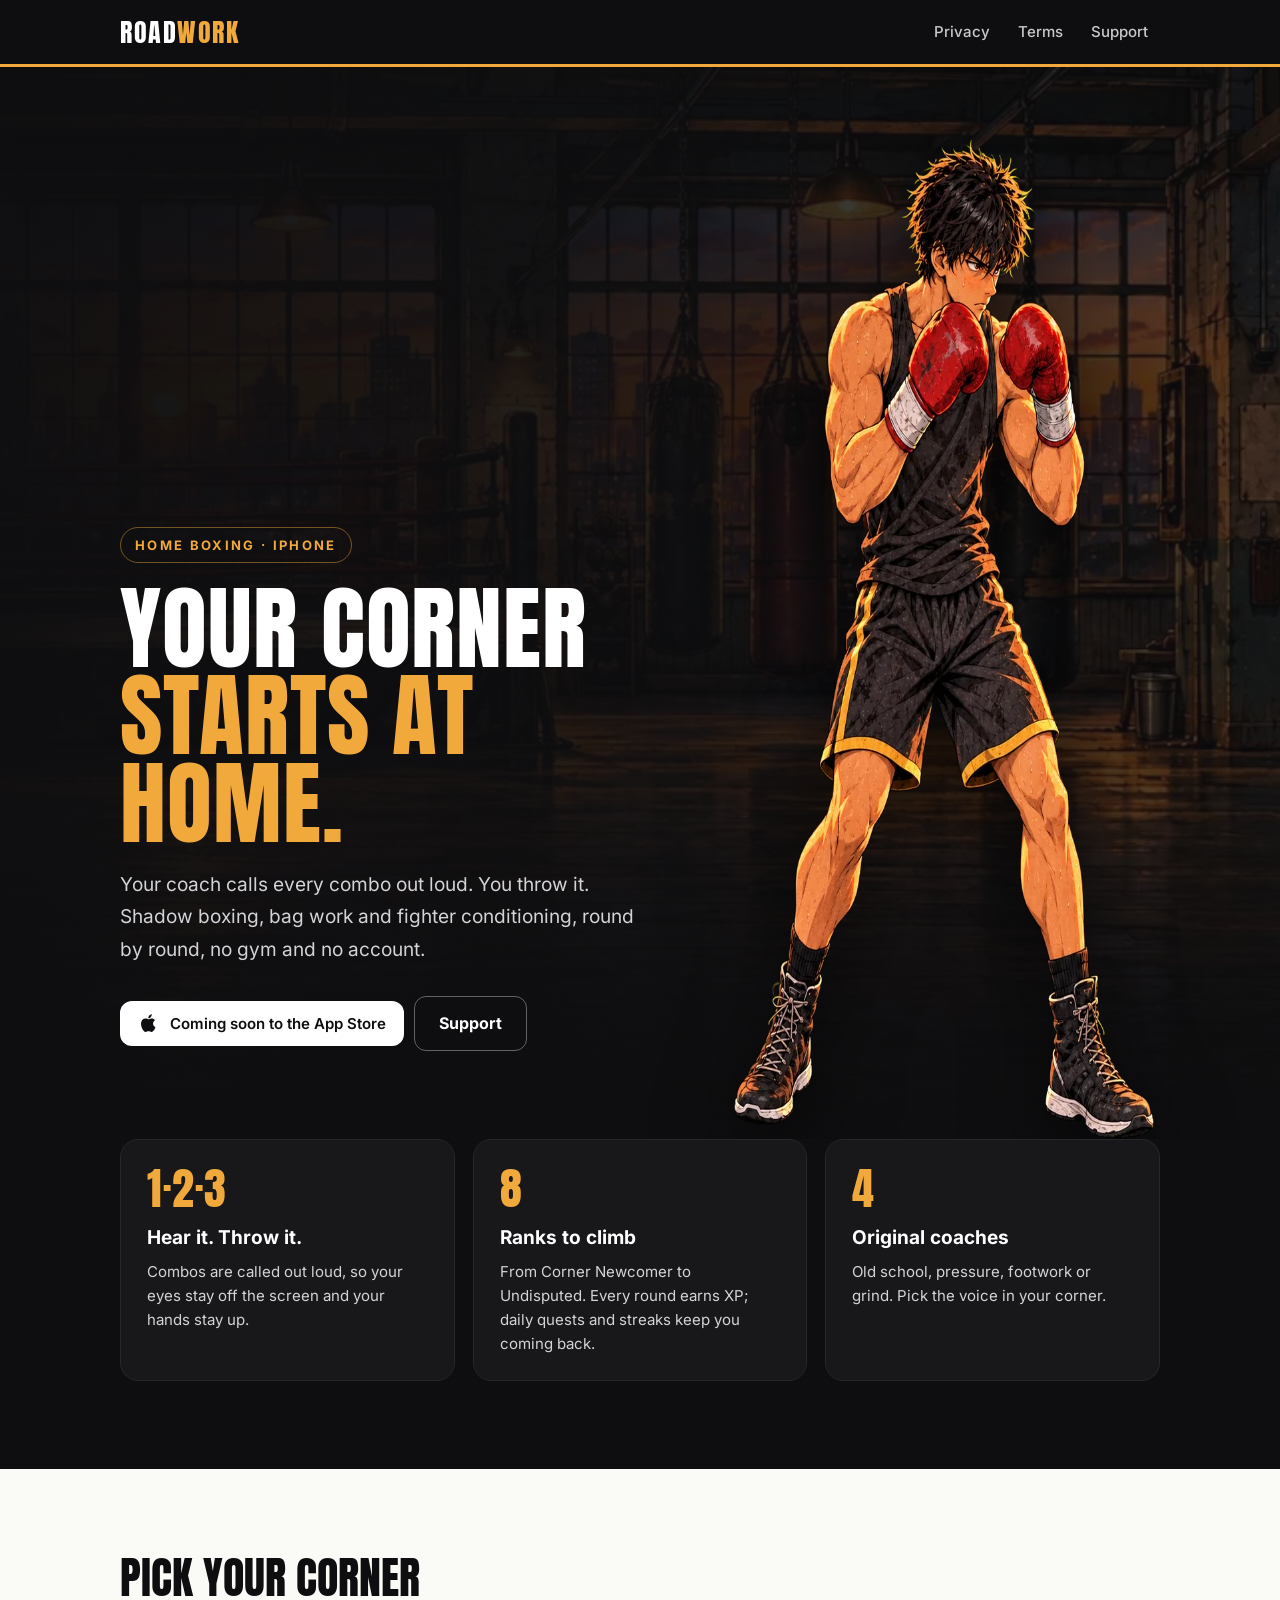
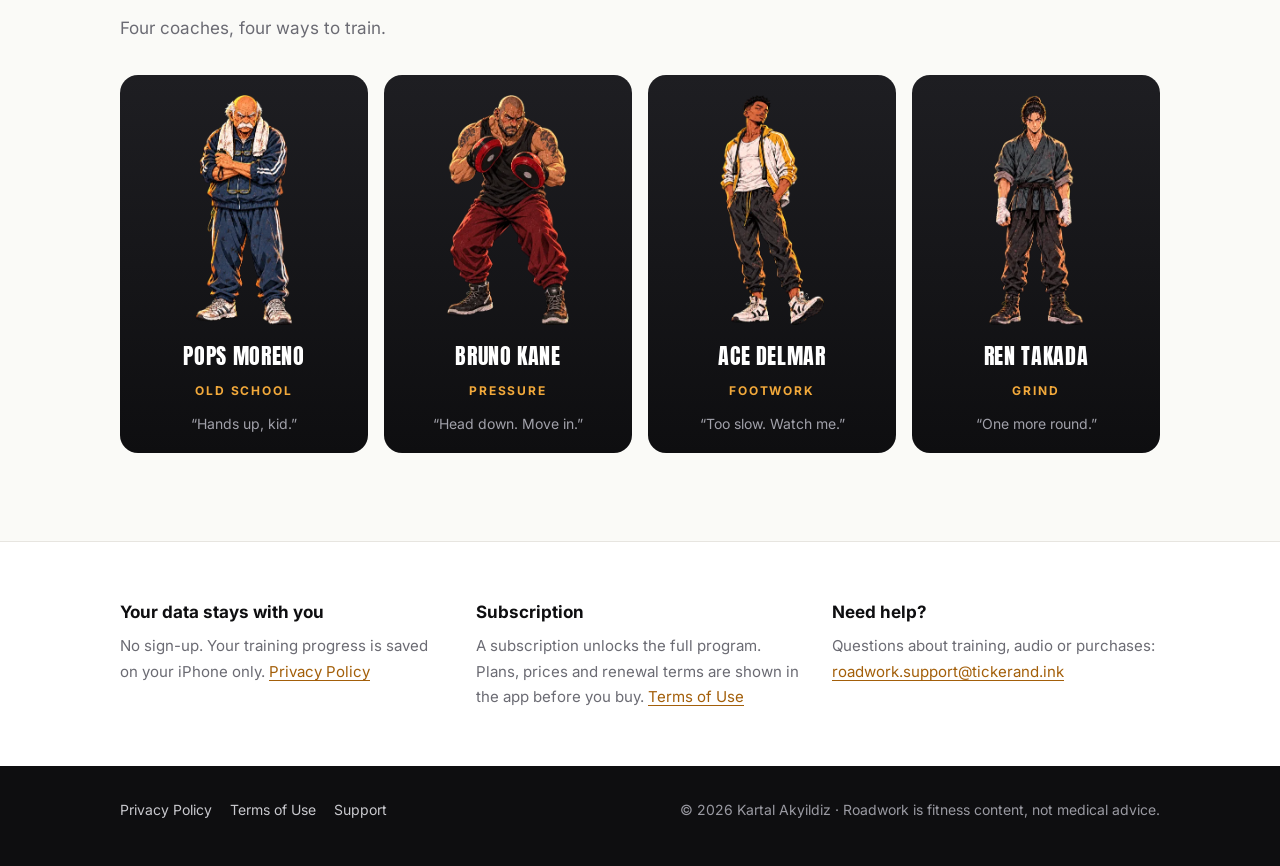
<file: index.html>
<!doctype html>
<html lang="en">
<head>
<meta charset="utf-8">
<meta name="viewport" content="width=device-width, initial-scale=1">
<title>Roadwork: Home Boxing Workout</title>
<meta name="description" content="Roadwork is a voice-called home boxing workout for iPhone. Shadow boxing, combos called out loud, ranks to climb and four original coaches. No account required.">
<meta name="theme-color" content="#0E0E10">
<link rel="canonical" href="https://kartalakyildiz.github.io/roadwork-site/">
<meta property="og:type" content="website">
<meta property="og:site_name" content="Roadwork">
<meta property="og:title" content="Roadwork: Home Boxing Workout">
<meta property="og:description" content="A voice-called home boxing workout for iPhone. Combos called out loud, ranks to climb, four original coaches. No account required.">
<meta property="og:url" content="https://kartalakyildiz.github.io/roadwork-site/">
<meta property="og:image" content="https://kartalakyildiz.github.io/roadwork-site/img/og.png">
<meta property="og:image:width" content="1200">
<meta property="og:image:height" content="630">
<meta property="og:image:alt" content="Roadwork: Your corner starts at home. A boxer in guard stance in a dim gym.">
<meta name="twitter:card" content="summary_large_image">
<meta name="twitter:title" content="Roadwork: Home Boxing Workout">
<meta name="twitter:description" content="A voice-called home boxing workout for iPhone. Combos called out loud, ranks to climb, four original coaches. No account required.">
<meta name="twitter:image" content="https://kartalakyildiz.github.io/roadwork-site/img/og.png">
<link rel="stylesheet" href="style.css">
</head>
<body>
<header class="site"><div class="wrap">
  <a class="brand" href="index.html">Road<span>work</span></a>
  <nav aria-label="Main">
    <a href="privacy.html">Privacy</a>
    <a href="terms.html">Terms</a>
    <a href="support.html">Support</a>
  </nav>
</div></header>

<section class="hero"><div class="wrap">
  <div class="copy">
    <span class="eyebrow">Home boxing &middot; iPhone</span>
    <h1>Your corner<br><em>starts at home.</em></h1>
    <p>Your coach calls every combo out loud. You throw it. Shadow boxing, bag work and fighter conditioning, round by round, no gym and no account.</p>
    <div class="actions"><span class="soon"><svg viewBox="0 0 24 24" aria-hidden="true"><path fill="currentColor" d="M16.4 12.6c0-2.4 2-3.6 2.1-3.7-1.1-1.7-2.9-1.9-3.5-1.9-1.5-.2-2.9.9-3.7.9-.8 0-1.9-.9-3.2-.8-1.6 0-3.1 1-4 2.4-1.7 3-.4 7.4 1.2 9.8.8 1.2 1.8 2.5 3 2.4 1.2 0 1.7-.8 3.2-.8s1.9.8 3.2.8c1.3 0 2.2-1.2 3-2.4.9-1.4 1.3-2.7 1.3-2.8 0 0-2.6-1-2.6-3.9zM14 5.5c.7-.8 1.1-1.9 1-3-1 0-2.1.7-2.8 1.5-.6.7-1.2 1.8-1 2.9 1.1.1 2.1-.6 2.8-1.4z"/></svg>Coming soon to the App Store</span>
    <a class="btn ghost" href="support.html">Support</a></div>
  </div>
  <img class="fighter" src="img/fighter.webp" alt="Roadwork fighter in guard stance" width="467" height="1000">
</div></section>

<section class="features"><div class="wrap">
  <div class="feat"><div class="num">1&middot;2&middot;3</div><h3>Hear it. Throw it.</h3><p>Combos are called out loud, so your eyes stay off the screen and your hands stay up.</p></div>
  <div class="feat"><div class="num">8</div><h3>Ranks to climb</h3><p>From Corner Newcomer to Undisputed. Every round earns XP; daily quests and streaks keep you coming back.</p></div>
  <div class="feat"><div class="num">4</div><h3>Original coaches</h3><p>Old school, pressure, footwork or grind. Pick the voice in your corner.</p></div>
</div></section>

<section class="coaches"><div class="wrap">
  <h2>Pick your corner</h2>
  <p>Four coaches, four ways to train.</p>
  <div class="roster">
    <div class="coach"><img src="img/coach-pops.webp" alt="Pops Moreno" loading="lazy"><b>Pops Moreno</b><span>OLD SCHOOL</span><i>“Hands up, kid.”</i></div>
    <div class="coach"><img src="img/coach-bruno.webp" alt="Bruno Kane" loading="lazy"><b>Bruno Kane</b><span>PRESSURE</span><i>“Head down. Move in.”</i></div>
    <div class="coach"><img src="img/coach-ace.webp" alt="Ace Delmar" loading="lazy"><b>Ace Delmar</b><span>FOOTWORK</span><i>“Too slow. Watch me.”</i></div>
    <div class="coach"><img src="img/coach-ren.webp" alt="Ren Takada" loading="lazy"><b>Ren Takada</b><span>GRIND</span><i>“One more round.”</i></div>
  </div>
</div></section>

<section class="strip"><div class="wrap">
  <div><h3>Your data stays with you</h3><p>No sign-up. Your training progress is saved on your iPhone only. <a href="privacy.html">Privacy Policy</a></p></div>
  <div><h3>Subscription</h3><p>A subscription unlocks the full program. Plans, prices and renewal terms are shown in the app before you buy. <a href="terms.html">Terms of Use</a></p></div>
  <div><h3>Need help?</h3><p>Questions about training, audio or purchases: <a href="mailto:roadwork.support@tickerand.ink">roadwork.support@tickerand.ink</a></p></div>
</div></section>

<footer class="site"><div class="wrap">
  <div><a href="privacy.html">Privacy Policy</a><a href="terms.html">Terms of Use</a><a href="support.html">Support</a></div>
  <div>&copy; 2026 Kartal Akyildiz &middot; Roadwork is fitness content, not medical advice.</div>
</div></footer>
</body>
</html>
</file>
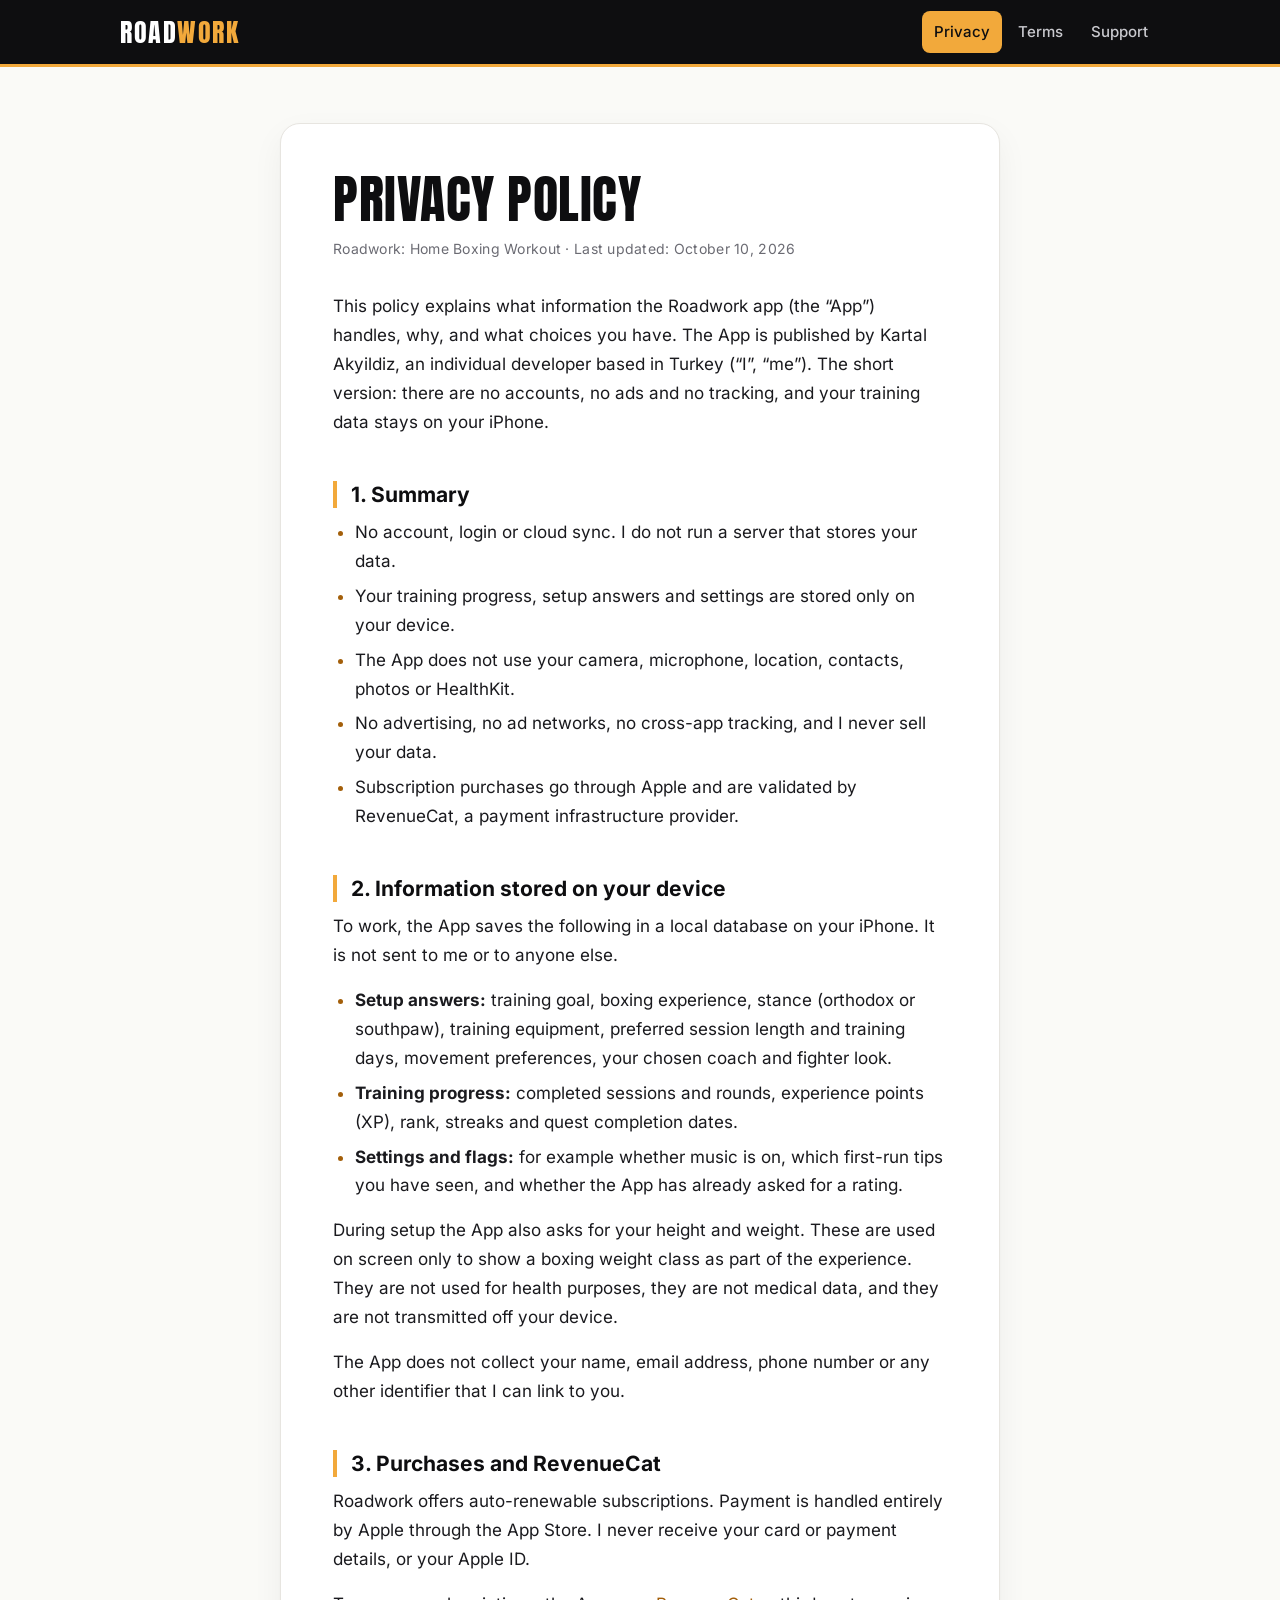
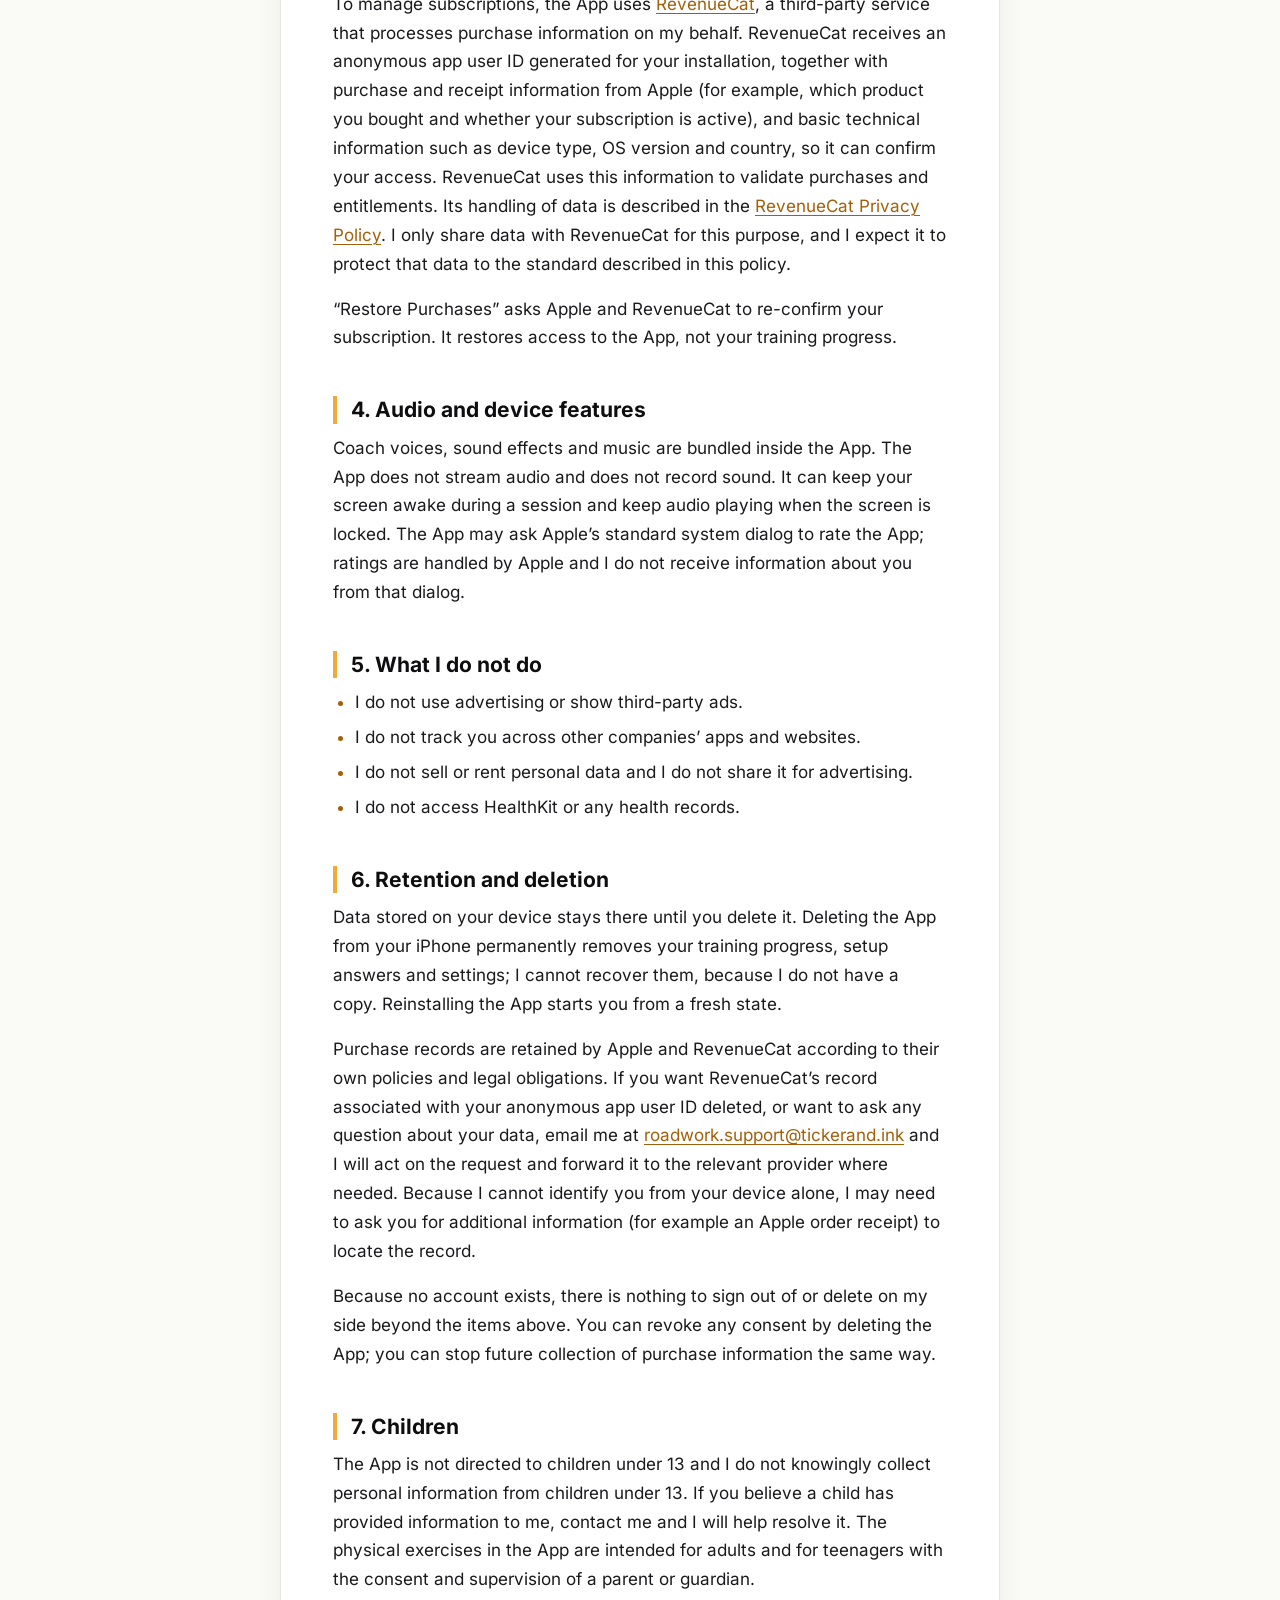
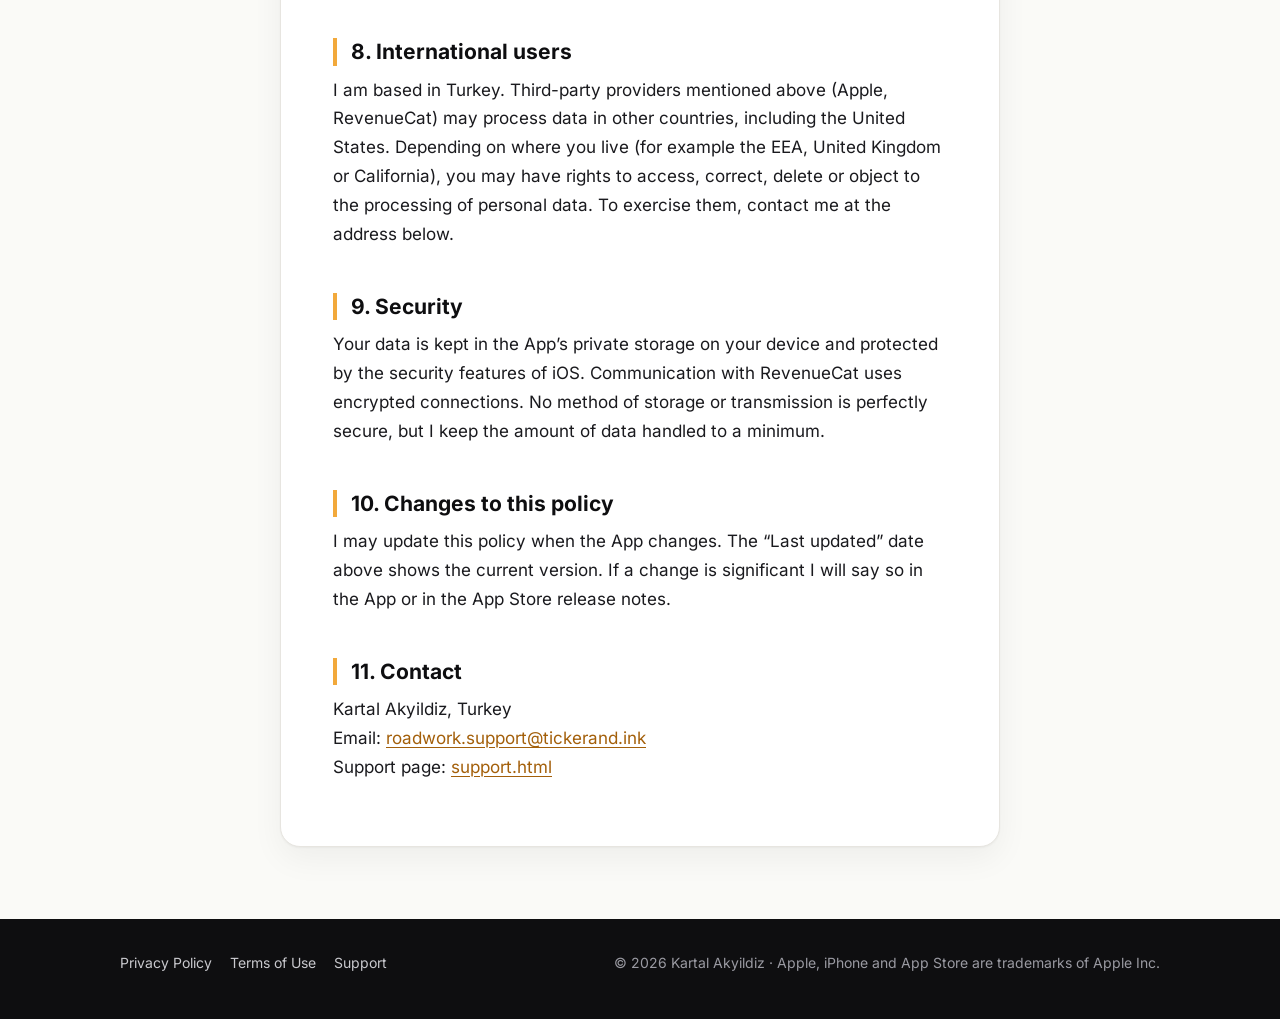
<file: privacy.html>
<!doctype html>
<html lang="en">
<head>
<meta charset="utf-8">
<meta name="viewport" content="width=device-width, initial-scale=1">
<title>Privacy Policy - Roadwork: Home Boxing Workout</title>
<meta name="description" content="Privacy Policy for Roadwork: Home Boxing Workout. No account, no tracking, no ads. Your training data stays on your device.">
<meta name="theme-color" content="#0E0E10">
<link rel="stylesheet" href="style.css">
</head>
<body>
<header class="site"><div class="wrap">
  <a class="brand" href="index.html">Road<span>work</span></a>
  <nav aria-label="Main">
    <a href="privacy.html" aria-current="page">Privacy</a>
    <a href="terms.html">Terms</a>
    <a href="support.html">Support</a>
  </nav>
</div></header>

<main><div class="wrap"><article class="doc">
  <h1>Privacy Policy</h1>
  <p class="meta">Roadwork: Home Boxing Workout &middot; Last updated: October 10, 2026</p>

  <p>This policy explains what information the Roadwork app (the &ldquo;App&rdquo;) handles, why, and what choices you have. The App is published by Kartal Akyildiz, an individual developer based in Turkey (&ldquo;I&rdquo;, &ldquo;me&rdquo;). The short version: there are no accounts, no ads and no tracking, and your training data stays on your iPhone.</p>

  <h2>1. Summary</h2>
  <ul>
    <li>No account, login or cloud sync. I do not run a server that stores your data.</li>
    <li>Your training progress, setup answers and settings are stored only on your device.</li>
    <li>The App does not use your camera, microphone, location, contacts, photos or HealthKit.</li>
    <li>No advertising, no ad networks, no cross-app tracking, and I never sell your data.</li>
    <li>Subscription purchases go through Apple and are validated by RevenueCat, a payment infrastructure provider.</li>
  </ul>

  <h2>2. Information stored on your device</h2>
  <p>To work, the App saves the following in a local database on your iPhone. It is not sent to me or to anyone else.</p>
  <ul>
    <li><strong>Setup answers:</strong> training goal, boxing experience, stance (orthodox or southpaw), training equipment, preferred session length and training days, movement preferences, your chosen coach and fighter look.</li>
    <li><strong>Training progress:</strong> completed sessions and rounds, experience points (XP), rank, streaks and quest completion dates.</li>
    <li><strong>Settings and flags:</strong> for example whether music is on, which first-run tips you have seen, and whether the App has already asked for a rating.</li>
  </ul>
  <p>During setup the App also asks for your height and weight. These are used on screen only to show a boxing weight class as part of the experience. They are not used for health purposes, they are not medical data, and they are not transmitted off your device.</p>
  <p>The App does not collect your name, email address, phone number or any other identifier that I can link to you.</p>

  <h2>3. Purchases and RevenueCat</h2>
  <p>Roadwork offers auto-renewable subscriptions. Payment is handled entirely by Apple through the App Store. I never receive your card or payment details, or your Apple ID.</p>
  <p>To manage subscriptions, the App uses <a href="https://www.revenuecat.com/">RevenueCat</a>, a third-party service that processes purchase information on my behalf. RevenueCat receives an anonymous app user ID generated for your installation, together with purchase and receipt information from Apple (for example, which product you bought and whether your subscription is active), and basic technical information such as device type, OS version and country, so it can confirm your access. RevenueCat uses this information to validate purchases and entitlements. Its handling of data is described in the <a href="https://www.revenuecat.com/privacy">RevenueCat Privacy Policy</a>. I only share data with RevenueCat for this purpose, and I expect it to protect that data to the standard described in this policy.</p>
  <p>&ldquo;Restore Purchases&rdquo; asks Apple and RevenueCat to re-confirm your subscription. It restores access to the App, not your training progress.</p>

  <h2>4. Audio and device features</h2>
  <p>Coach voices, sound effects and music are bundled inside the App. The App does not stream audio and does not record sound. It can keep your screen awake during a session and keep audio playing when the screen is locked. The App may ask Apple&rsquo;s standard system dialog to rate the App; ratings are handled by Apple and I do not receive information about you from that dialog.</p>

  <h2>5. What I do not do</h2>
  <ul>
    <li>I do not use advertising or show third-party ads.</li>
    <li>I do not track you across other companies&rsquo; apps and websites.</li>
    <li>I do not sell or rent personal data and I do not share it for advertising.</li>
    <li>I do not access HealthKit or any health records.</li>
  </ul>

  <h2>6. Retention and deletion</h2>
  <p>Data stored on your device stays there until you delete it. Deleting the App from your iPhone permanently removes your training progress, setup answers and settings; I cannot recover them, because I do not have a copy. Reinstalling the App starts you from a fresh state.</p>
  <p>Purchase records are retained by Apple and RevenueCat according to their own policies and legal obligations. If you want RevenueCat&rsquo;s record associated with your anonymous app user ID deleted, or want to ask any question about your data, email me at <a href="mailto:roadwork.support@tickerand.ink">roadwork.support@tickerand.ink</a> and I will act on the request and forward it to the relevant provider where needed. Because I cannot identify you from your device alone, I may need to ask you for additional information (for example an Apple order receipt) to locate the record.</p>
  <p>Because no account exists, there is nothing to sign out of or delete on my side beyond the items above. You can revoke any consent by deleting the App; you can stop future collection of purchase information the same way.</p>

  <h2>7. Children</h2>
  <p>The App is not directed to children under 13 and I do not knowingly collect personal information from children under 13. If you believe a child has provided information to me, contact me and I will help resolve it. The physical exercises in the App are intended for adults and for teenagers with the consent and supervision of a parent or guardian.</p>

  <h2>8. International users</h2>
  <p>I am based in Turkey. Third-party providers mentioned above (Apple, RevenueCat) may process data in other countries, including the United States. Depending on where you live (for example the EEA, United Kingdom or California), you may have rights to access, correct, delete or object to the processing of personal data. To exercise them, contact me at the address below.</p>

  <h2>9. Security</h2>
  <p>Your data is kept in the App&rsquo;s private storage on your device and protected by the security features of iOS. Communication with RevenueCat uses encrypted connections. No method of storage or transmission is perfectly secure, but I keep the amount of data handled to a minimum.</p>

  <h2>10. Changes to this policy</h2>
  <p>I may update this policy when the App changes. The &ldquo;Last updated&rdquo; date above shows the current version. If a change is significant I will say so in the App or in the App Store release notes.</p>

  <h2>11. Contact</h2>
  <p>Kartal Akyildiz, Turkey<br>
  Email: <a href="mailto:roadwork.support@tickerand.ink">roadwork.support@tickerand.ink</a><br>
  Support page: <a href="support.html">support.html</a></p>
</article></div></main>

<footer class="site"><div class="wrap">
  <div><a href="privacy.html">Privacy Policy</a><a href="terms.html">Terms of Use</a><a href="support.html">Support</a></div>
  <div>&copy; 2026 Kartal Akyildiz &middot; Apple, iPhone and App Store are trademarks of Apple Inc.</div>
</div></footer>
</body>
</html>
</file>
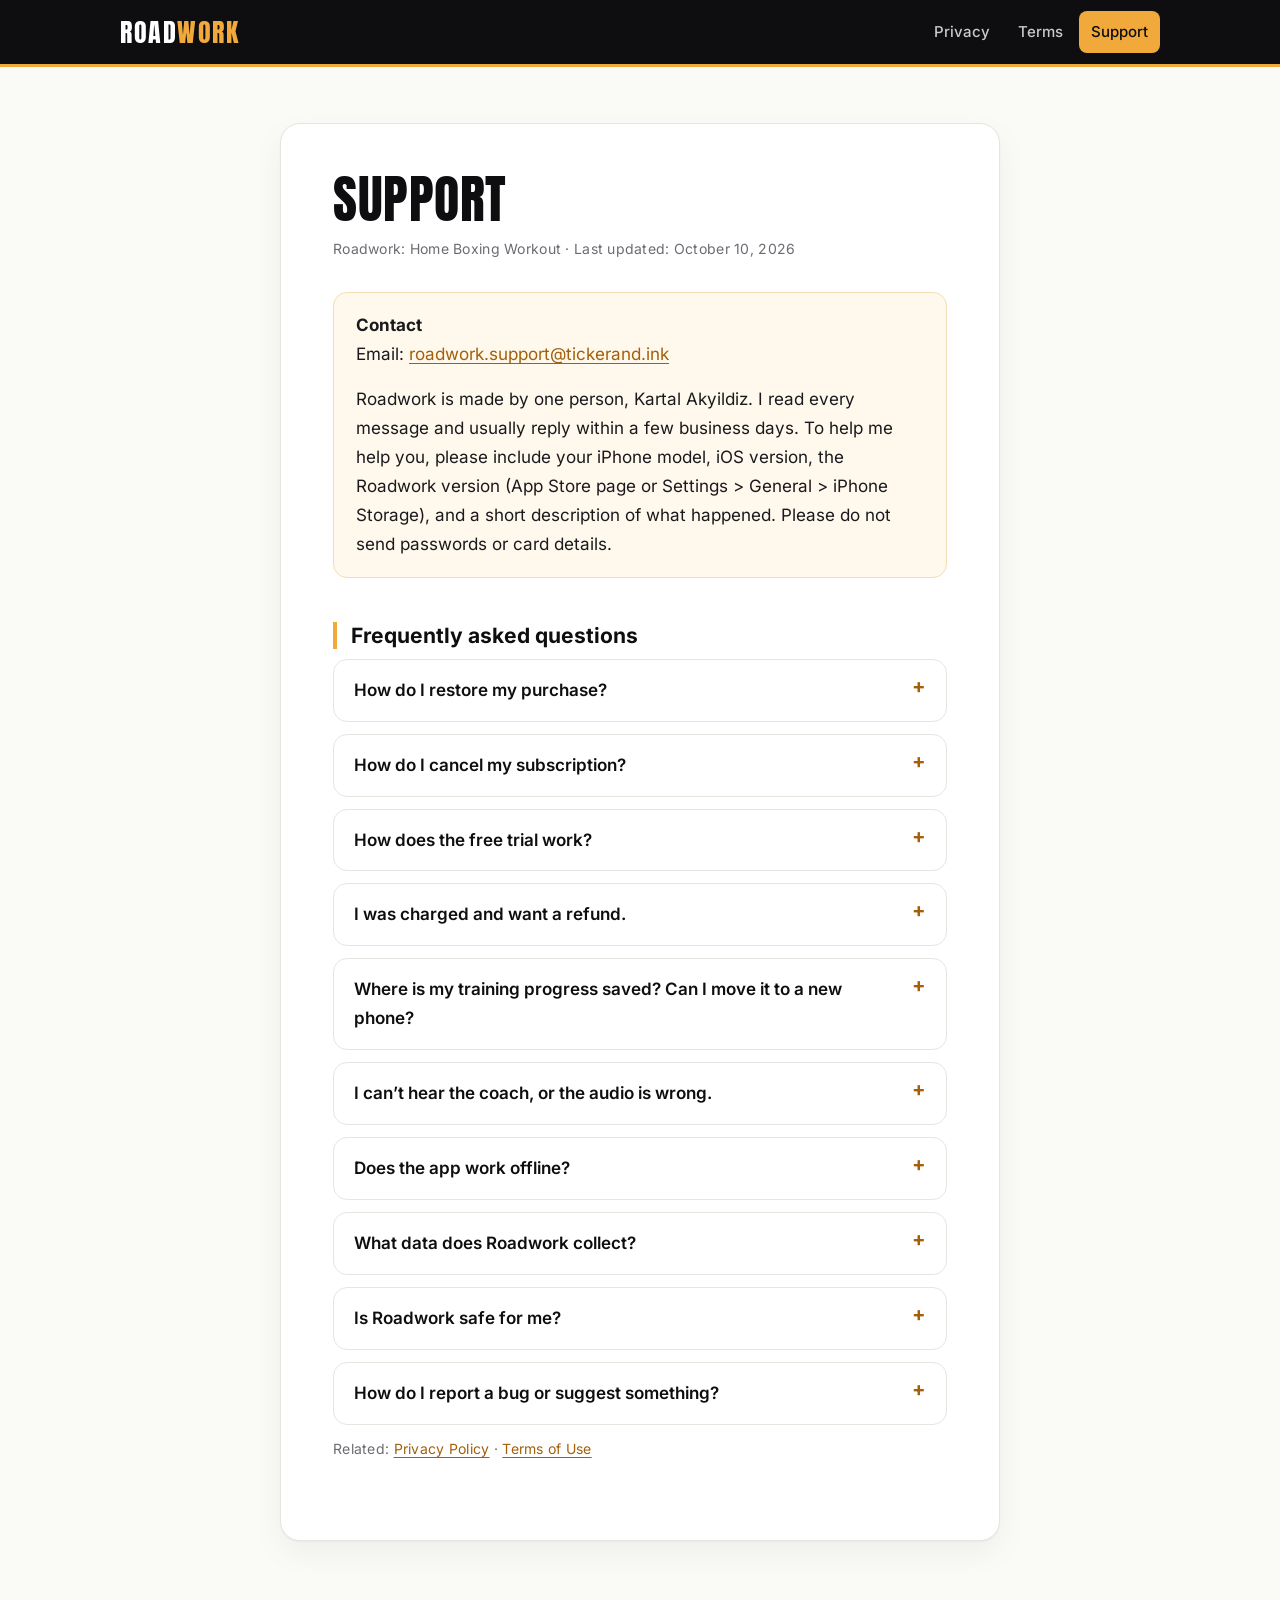
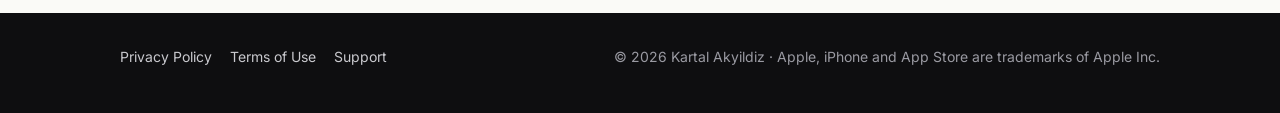
<file: support.html>
<!doctype html>
<html lang="en">
<head>
<meta charset="utf-8">
<meta name="viewport" content="width=device-width, initial-scale=1">
<title>Support - Roadwork: Home Boxing Workout</title>
<meta name="description" content="Support and FAQ for Roadwork: Home Boxing Workout. Restore purchases, cancel a subscription, audio tips and contact.">
<meta name="theme-color" content="#0E0E10">
<link rel="stylesheet" href="style.css">
</head>
<body>
<header class="site"><div class="wrap">
  <a class="brand" href="index.html">Road<span>work</span></a>
  <nav aria-label="Main">
    <a href="privacy.html">Privacy</a>
    <a href="terms.html">Terms</a>
    <a href="support.html" aria-current="page">Support</a>
  </nav>
</div></header>

<main><div class="wrap"><article class="doc">
  <h1>Support</h1>
  <p class="meta">Roadwork: Home Boxing Workout &middot; Last updated: October 10, 2026</p>

  <div class="card">
    <p><strong>Contact</strong><br>
    Email: <a href="mailto:roadwork.support@tickerand.ink">roadwork.support@tickerand.ink</a></p>
    <p>Roadwork is made by one person, Kartal Akyildiz. I read every message and usually reply within a few business days. To help me help you, please include your iPhone model, iOS version, the Roadwork version (App Store page or Settings &gt; General &gt; iPhone Storage), and a short description of what happened. Please do not send passwords or card details.</p>
  </div>

  <h2>Frequently asked questions</h2>

  <details>
    <summary>How do I restore my purchase?</summary>
    <p>Open Roadwork and tap <strong>Restore Purchases</strong> on the subscription screen or in Settings. Make sure you are signed in to the same Apple ID that bought the subscription (Settings &gt; your name). Restoring brings back your subscription access. It does not restore training progress; see below.</p>
  </details>

  <details>
    <summary>How do I cancel my subscription?</summary>
    <p>Subscriptions are managed by Apple, not inside Roadwork. On your iPhone: Settings &gt; tap your name &gt; <strong>Subscriptions</strong> &gt; Roadwork &gt; <strong>Cancel Subscription</strong> (or Cancel Free Trial). To avoid being charged for the next period, cancel at least 24 hours before the current period ends. You keep access until the end of the period you already paid for. Deleting the app does not cancel the subscription.</p>
  </details>

  <details>
    <summary>How does the free trial work?</summary>
    <p>If the yearly plan shows a free trial in the app, you will see how long it lasts and what is charged afterwards before you start. Cancel at least 24 hours before it ends if you do not want to be charged. Any unused part of the trial is forfeited if you buy a subscription during it.</p>
  </details>

  <details>
    <summary>I was charged and want a refund.</summary>
    <p>Apple processes all payments and refunds, and I cannot issue refunds directly. Request one at <a href="https://reportaproblem.apple.com/">reportaproblem.apple.com</a>. If something looks wrong with your subscription status in the app, write to me and I will help.</p>
  </details>

  <details>
    <summary>Where is my training progress saved? Can I move it to a new phone?</summary>
    <p>Roadwork has no account and no cloud sync. Your progress, XP, rank and settings are saved only on your iPhone. If you delete the app, your progress is deleted, and it does not move to another phone automatically. Restore Purchases restores access, not progress. Keep the app installed to keep your progress.</p>
  </details>

  <details>
    <summary>I can&rsquo;t hear the coach, or the audio is wrong.</summary>
    <ul>
      <li>Turn the volume up with the side buttons.</li>
      <li>Silent mode: Roadwork is designed to play the coach voice even when the ringer switch is on silent. If you still hear nothing, flip the switch to ring, raise the volume and try again.</li>
      <li>Bluetooth: if your phone is connected to a speaker, car or earbuds, audio plays there. Disconnect or reconnect the device, or pick the output in Control Center.</li>
      <li>Phone calls, other audio apps and navigation prompts can interrupt playback. Close other audio apps and start the round again.</li>
      <li>You can turn the background music off in Settings; the coach voice stays on.</li>
      <li>If the app still has no sound, force-quit it and reopen. If that fails, email me with your iPhone model and iOS version.</li>
    </ul>
  </details>

  <details>
    <summary>Does the app work offline?</summary>
    <p>Coach voices and music are bundled inside the app, so training audio does not need an internet connection. An internet connection is needed to buy, restore or verify a subscription.</p>
  </details>

  <details>
    <summary>What data does Roadwork collect?</summary>
    <p>No account is needed and your training data stays on your device. See the <a href="privacy.html">Privacy Policy</a> for details, including how to ask for deletion of purchase records.</p>
  </details>

  <details>
    <summary>Is Roadwork safe for me?</summary>
    <p>Roadwork is fitness content, not medical advice. Check with a doctor before starting, stop if you feel pain or dizziness, and make sure you have a clear, safe space to train. See the <a href="terms.html">Terms of Use</a>.</p>
  </details>

  <details>
    <summary>How do I report a bug or suggest something?</summary>
    <p>Email <a href="mailto:roadwork.support@tickerand.ink">roadwork.support@tickerand.ink</a>. Bug reports with steps to reproduce are the most helpful.</p>
  </details>

  <p class="meta">Related: <a href="privacy.html">Privacy Policy</a> &middot; <a href="terms.html">Terms of Use</a></p>
</article></div></main>

<footer class="site"><div class="wrap">
  <div><a href="privacy.html">Privacy Policy</a><a href="terms.html">Terms of Use</a><a href="support.html">Support</a></div>
  <div>&copy; 2026 Kartal Akyildiz &middot; Apple, iPhone and App Store are trademarks of Apple Inc.</div>
</div></footer>
</body>
</html>
</file>
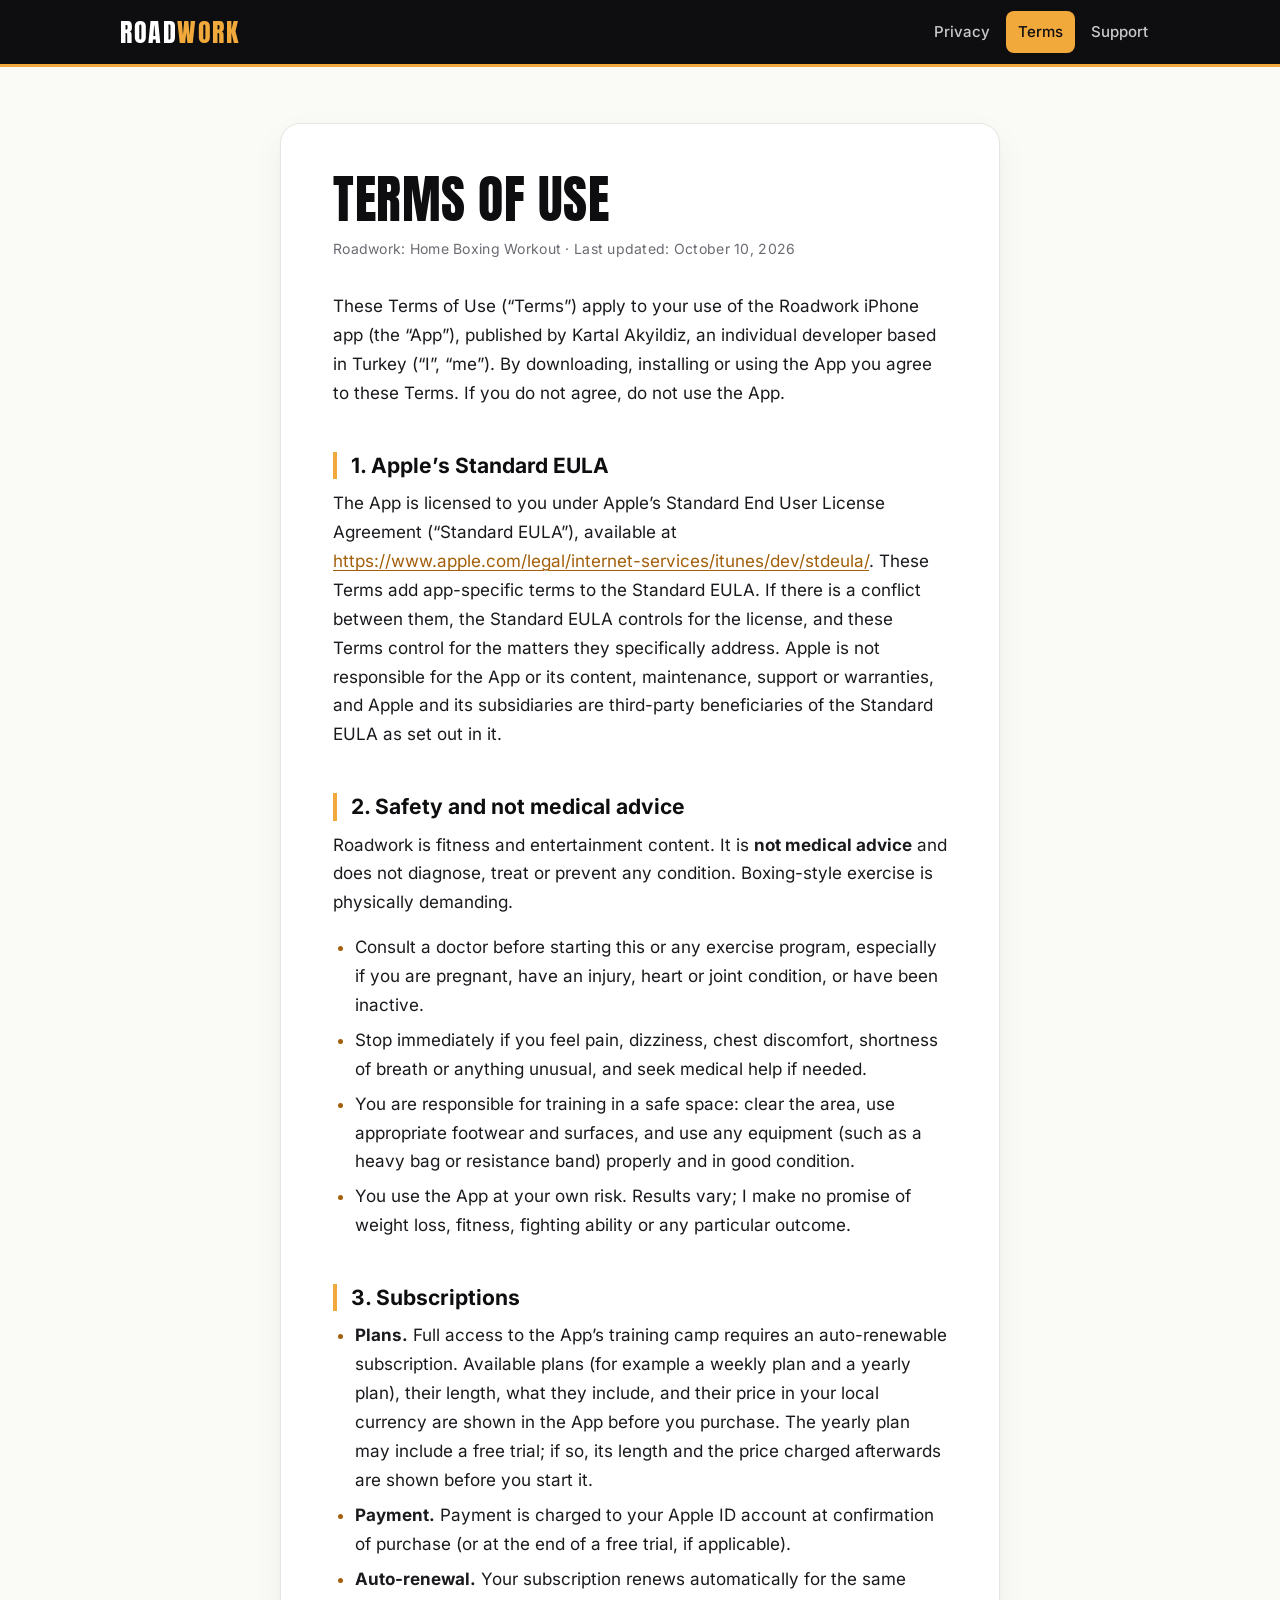
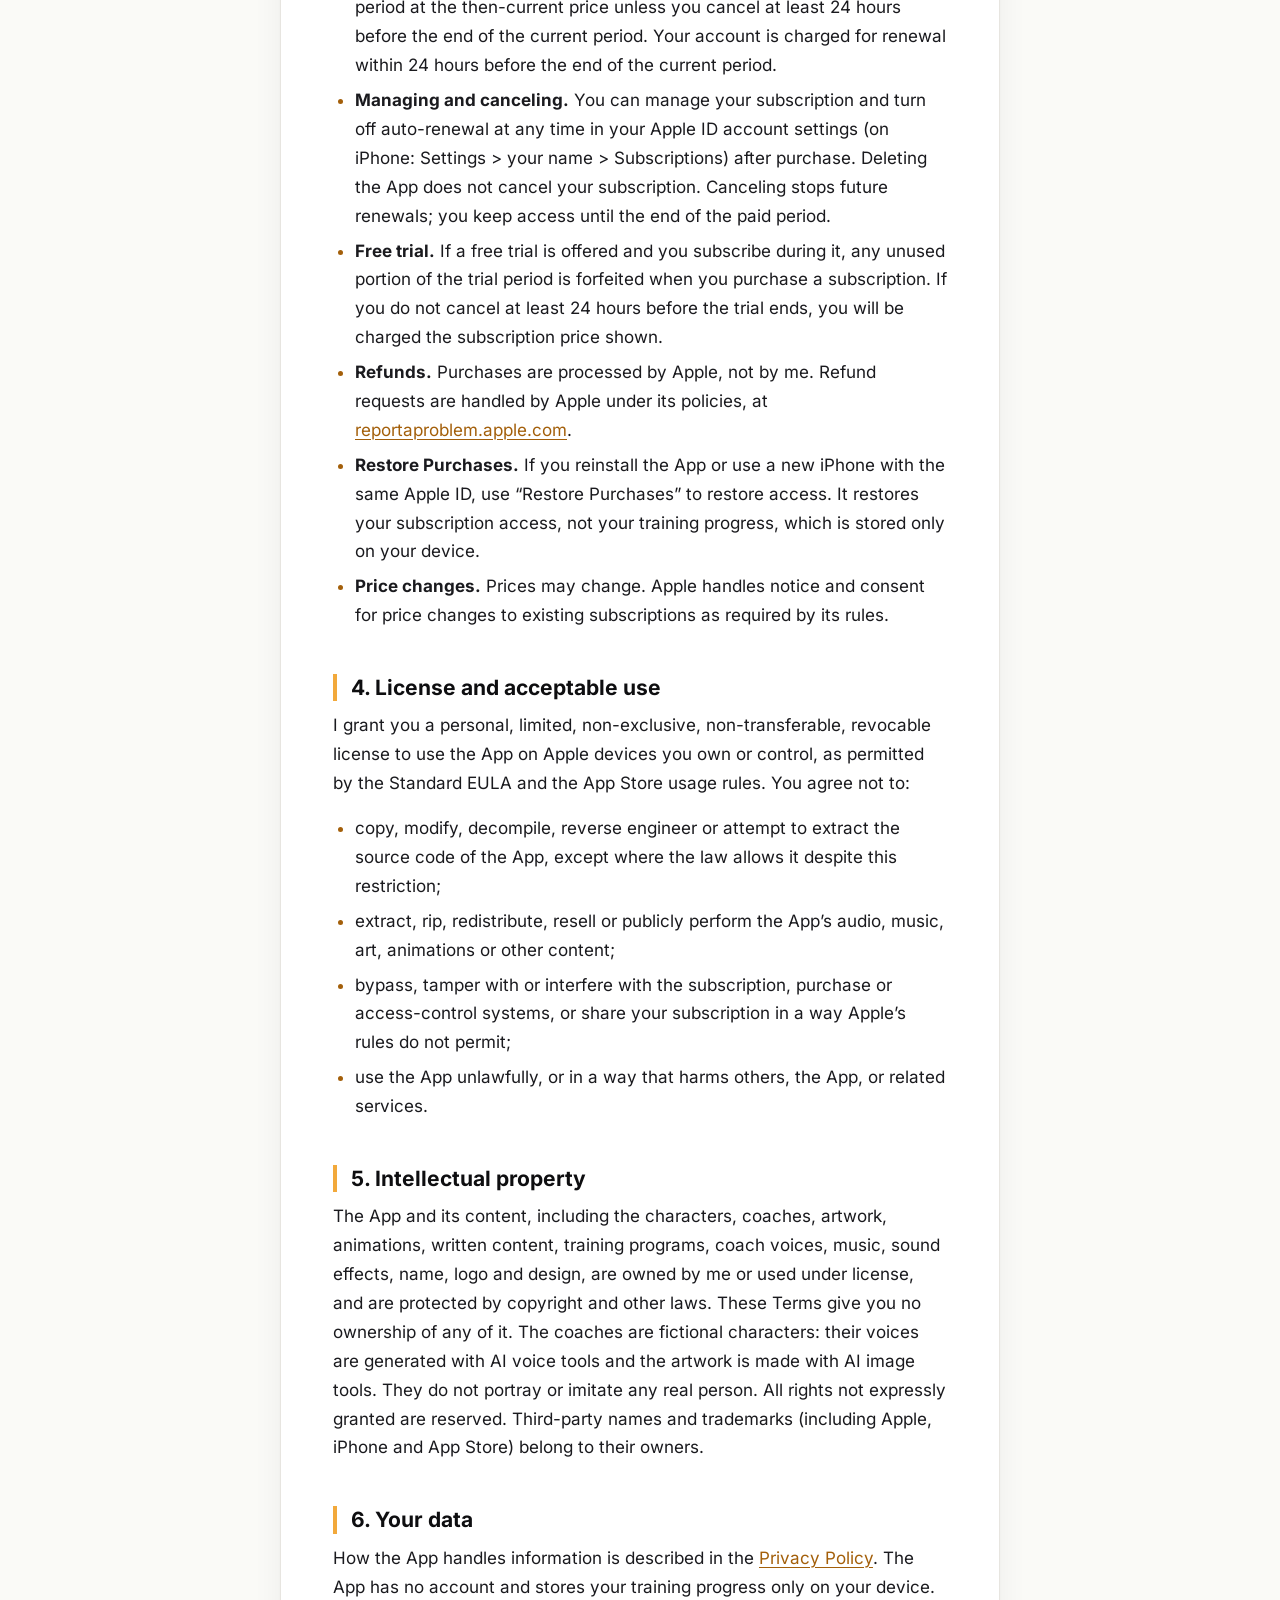
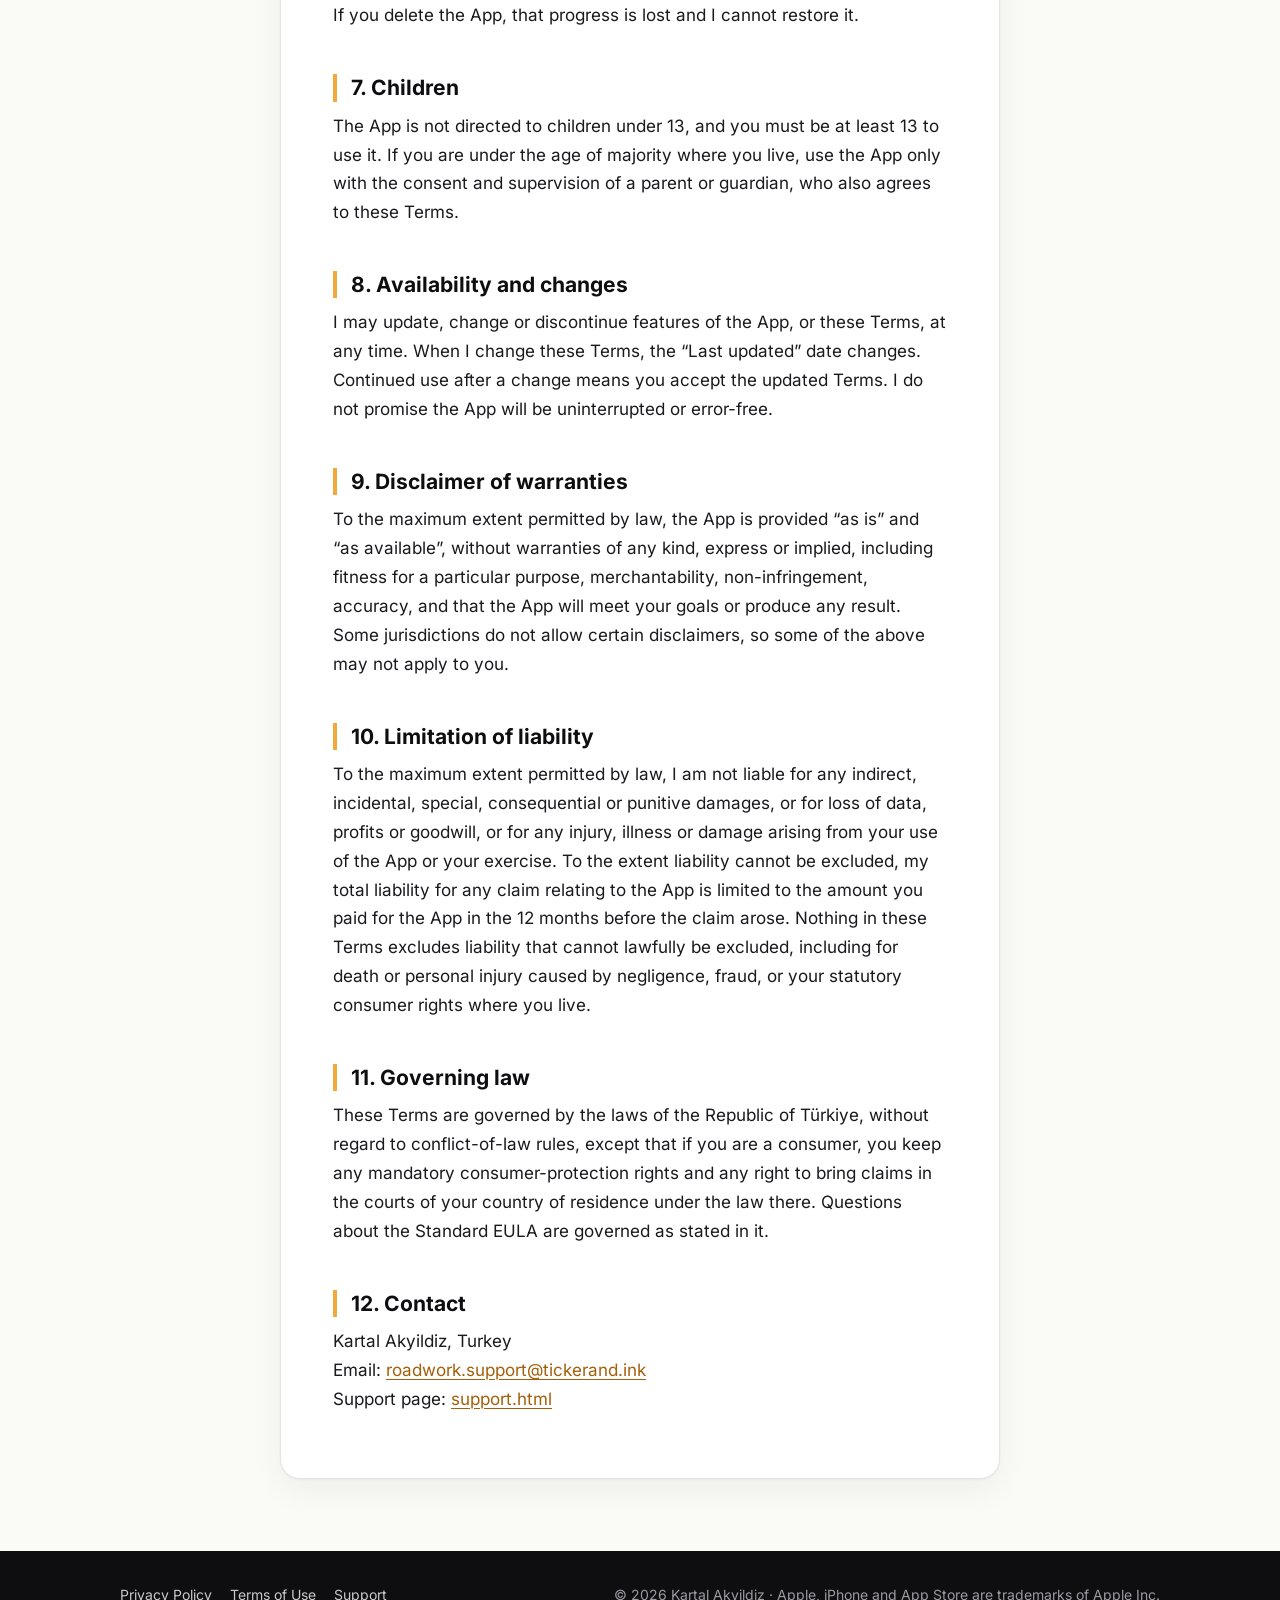
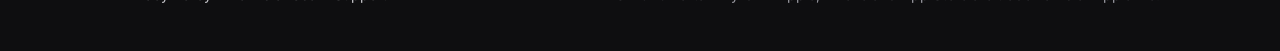
<file: terms.html>
<!doctype html>
<html lang="en">
<head>
<meta charset="utf-8">
<meta name="viewport" content="width=device-width, initial-scale=1">
<title>Terms of Use - Roadwork: Home Boxing Workout</title>
<meta name="description" content="Terms of Use (EULA) for Roadwork: Home Boxing Workout, including subscription terms, safety, and Apple's Standard EULA.">
<meta name="theme-color" content="#0E0E10">
<link rel="stylesheet" href="style.css">
</head>
<body>
<header class="site"><div class="wrap">
  <a class="brand" href="index.html">Road<span>work</span></a>
  <nav aria-label="Main">
    <a href="privacy.html">Privacy</a>
    <a href="terms.html" aria-current="page">Terms</a>
    <a href="support.html">Support</a>
  </nav>
</div></header>

<main><div class="wrap"><article class="doc">
  <h1>Terms of Use</h1>
  <p class="meta">Roadwork: Home Boxing Workout &middot; Last updated: October 10, 2026</p>

  <p>These Terms of Use (&ldquo;Terms&rdquo;) apply to your use of the Roadwork iPhone app (the &ldquo;App&rdquo;), published by Kartal Akyildiz, an individual developer based in Turkey (&ldquo;I&rdquo;, &ldquo;me&rdquo;). By downloading, installing or using the App you agree to these Terms. If you do not agree, do not use the App.</p>

  <h2>1. Apple&rsquo;s Standard EULA</h2>
  <p>The App is licensed to you under Apple&rsquo;s Standard End User License Agreement (&ldquo;Standard EULA&rdquo;), available at <a href="https://www.apple.com/legal/internet-services/itunes/dev/stdeula/">https://www.apple.com/legal/internet-services/itunes/dev/stdeula/</a>. These Terms add app-specific terms to the Standard EULA. If there is a conflict between them, the Standard EULA controls for the license, and these Terms control for the matters they specifically address. Apple is not responsible for the App or its content, maintenance, support or warranties, and Apple and its subsidiaries are third-party beneficiaries of the Standard EULA as set out in it.</p>

  <h2>2. Safety and not medical advice</h2>
  <p>Roadwork is fitness and entertainment content. It is <strong>not medical advice</strong> and does not diagnose, treat or prevent any condition. Boxing-style exercise is physically demanding.</p>
  <ul>
    <li>Consult a doctor before starting this or any exercise program, especially if you are pregnant, have an injury, heart or joint condition, or have been inactive.</li>
    <li>Stop immediately if you feel pain, dizziness, chest discomfort, shortness of breath or anything unusual, and seek medical help if needed.</li>
    <li>You are responsible for training in a safe space: clear the area, use appropriate footwear and surfaces, and use any equipment (such as a heavy bag or resistance band) properly and in good condition.</li>
    <li>You use the App at your own risk. Results vary; I make no promise of weight loss, fitness, fighting ability or any particular outcome.</li>
  </ul>

  <h2>3. Subscriptions</h2>
  <ul>
    <li><strong>Plans.</strong> Full access to the App&rsquo;s training camp requires an auto-renewable subscription. Available plans (for example a weekly plan and a yearly plan), their length, what they include, and their price in your local currency are shown in the App before you purchase. The yearly plan may include a free trial; if so, its length and the price charged afterwards are shown before you start it.</li>
    <li><strong>Payment.</strong> Payment is charged to your Apple ID account at confirmation of purchase (or at the end of a free trial, if applicable).</li>
    <li><strong>Auto-renewal.</strong> Your subscription renews automatically for the same period at the then-current price unless you cancel at least 24 hours before the end of the current period. Your account is charged for renewal within 24 hours before the end of the current period.</li>
    <li><strong>Managing and canceling.</strong> You can manage your subscription and turn off auto-renewal at any time in your Apple ID account settings (on iPhone: Settings &gt; your name &gt; Subscriptions) after purchase. Deleting the App does not cancel your subscription. Canceling stops future renewals; you keep access until the end of the paid period.</li>
    <li><strong>Free trial.</strong> If a free trial is offered and you subscribe during it, any unused portion of the trial period is forfeited when you purchase a subscription. If you do not cancel at least 24 hours before the trial ends, you will be charged the subscription price shown.</li>
    <li><strong>Refunds.</strong> Purchases are processed by Apple, not by me. Refund requests are handled by Apple under its policies, at <a href="https://reportaproblem.apple.com/">reportaproblem.apple.com</a>.</li>
    <li><strong>Restore Purchases.</strong> If you reinstall the App or use a new iPhone with the same Apple ID, use &ldquo;Restore Purchases&rdquo; to restore access. It restores your subscription access, not your training progress, which is stored only on your device.</li>
    <li><strong>Price changes.</strong> Prices may change. Apple handles notice and consent for price changes to existing subscriptions as required by its rules.</li>
  </ul>

  <h2>4. License and acceptable use</h2>
  <p>I grant you a personal, limited, non-exclusive, non-transferable, revocable license to use the App on Apple devices you own or control, as permitted by the Standard EULA and the App Store usage rules. You agree not to:</p>
  <ul>
    <li>copy, modify, decompile, reverse engineer or attempt to extract the source code of the App, except where the law allows it despite this restriction;</li>
    <li>extract, rip, redistribute, resell or publicly perform the App&rsquo;s audio, music, art, animations or other content;</li>
    <li>bypass, tamper with or interfere with the subscription, purchase or access-control systems, or share your subscription in a way Apple&rsquo;s rules do not permit;</li>
    <li>use the App unlawfully, or in a way that harms others, the App, or related services.</li>
  </ul>

  <h2>5. Intellectual property</h2>
  <p>The App and its content, including the characters, coaches, artwork, animations, written content, training programs, coach voices, music, sound effects, name, logo and design, are owned by me or used under license, and are protected by copyright and other laws. These Terms give you no ownership of any of it. The coaches are fictional characters: their voices are generated with AI voice tools and the artwork is made with AI image tools. They do not portray or imitate any real person. All rights not expressly granted are reserved. Third-party names and trademarks (including Apple, iPhone and App Store) belong to their owners.</p>

  <h2>6. Your data</h2>
  <p>How the App handles information is described in the <a href="privacy.html">Privacy Policy</a>. The App has no account and stores your training progress only on your device. If you delete the App, that progress is lost and I cannot restore it.</p>

  <h2>7. Children</h2>
  <p>The App is not directed to children under 13, and you must be at least 13 to use it. If you are under the age of majority where you live, use the App only with the consent and supervision of a parent or guardian, who also agrees to these Terms.</p>

  <h2>8. Availability and changes</h2>
  <p>I may update, change or discontinue features of the App, or these Terms, at any time. When I change these Terms, the &ldquo;Last updated&rdquo; date changes. Continued use after a change means you accept the updated Terms. I do not promise the App will be uninterrupted or error-free.</p>

  <h2>9. Disclaimer of warranties</h2>
  <p>To the maximum extent permitted by law, the App is provided &ldquo;as is&rdquo; and &ldquo;as available&rdquo;, without warranties of any kind, express or implied, including fitness for a particular purpose, merchantability, non-infringement, accuracy, and that the App will meet your goals or produce any result. Some jurisdictions do not allow certain disclaimers, so some of the above may not apply to you.</p>

  <h2>10. Limitation of liability</h2>
  <p>To the maximum extent permitted by law, I am not liable for any indirect, incidental, special, consequential or punitive damages, or for loss of data, profits or goodwill, or for any injury, illness or damage arising from your use of the App or your exercise. To the extent liability cannot be excluded, my total liability for any claim relating to the App is limited to the amount you paid for the App in the 12 months before the claim arose. Nothing in these Terms excludes liability that cannot lawfully be excluded, including for death or personal injury caused by negligence, fraud, or your statutory consumer rights where you live.</p>

  <h2>11. Governing law</h2>
  <p>These Terms are governed by the laws of the Republic of T&uuml;rkiye, without regard to conflict-of-law rules, except that if you are a consumer, you keep any mandatory consumer-protection rights and any right to bring claims in the courts of your country of residence under the law there. Questions about the Standard EULA are governed as stated in it.</p>

  <h2>12. Contact</h2>
  <p>Kartal Akyildiz, Turkey<br>
  Email: <a href="mailto:roadwork.support@tickerand.ink">roadwork.support@tickerand.ink</a><br>
  Support page: <a href="support.html">support.html</a></p>
</article></div></main>

<footer class="site"><div class="wrap">
  <div><a href="privacy.html">Privacy Policy</a><a href="terms.html">Terms of Use</a><a href="support.html">Support</a></div>
  <div>&copy; 2026 Kartal Akyildiz &middot; Apple, iPhone and App Store are trademarks of Apple Inc.</div>
</div></footer>
</body>
</html>
</file>
<file: style.css>
/* Self-hosted (SIL Open Font License), latin subset: no request to Google before consent. */
@font-face { font-family: "Anton"; font-style: normal; font-weight: 400; font-display: swap; src: url("fonts/anton-latin.woff2") format("woff2"); }
@font-face { font-family: "Inter"; font-style: normal; font-weight: 400 700; font-display: swap; src: url("fonts/inter-latin.woff2") format("woff2"); }

:root {
  --ink: #0E0E10;
  --ink-2: #18181B;
  --paper: #FAFAF7;
  --card: #FFFFFF;
  --line: #E7E5E0;
  --text: #1A1A1E;
  --muted: #6B6B73;
  --amber: #F2A93B;
  --amber-ink: #A35F0A;   /* amber for text on light: 4.8:1 */
  --red: #C8312A;
}
* { box-sizing: border-box; }
html { -webkit-text-size-adjust: 100%; scroll-behavior: smooth; }
body { margin: 0; background: var(--paper); color: var(--text);
  font-family: Inter, -apple-system, BlinkMacSystemFont, "Segoe UI", Roboto, Helvetica, Arial, sans-serif;
  font-size: 17px; line-height: 1.7; }
.wrap { max-width: 760px; margin: 0 auto; padding: 0 20px; }
a { color: var(--amber-ink); text-underline-offset: 3px; text-decoration-thickness: 1px; }
a:hover { color: var(--text); }

/* top bar */
header.site { background: var(--ink); position: sticky; top: 0; z-index: 10; border-bottom: 3px solid var(--amber); }
header.site .wrap { max-width: 1080px; display: flex; align-items: center; justify-content: space-between; gap: 16px; height: 64px; }
.brand { font-family: Anton, Impact, sans-serif; font-size: 26px; letter-spacing: .06em; color: #fff; text-decoration: none; text-transform: uppercase; }
.brand span { color: var(--amber); }
nav { display: flex; gap: 4px; }
nav a { color: #C9C9CE; text-decoration: none; font-size: 15px; font-weight: 500; padding: 8px 12px; border-radius: 8px; }
nav a:hover { color: #fff; background: rgba(255,255,255,.08); }
nav a[aria-current="page"] { color: var(--ink); background: var(--amber); }

/* legal / support pages */
main { padding: 56px 0 72px; }
.doc { background: var(--card); border: 1px solid var(--line); border-radius: 20px; padding: 48px 52px; box-shadow: 0 1px 2px rgba(0,0,0,.04), 0 12px 32px rgba(0,0,0,.05); }
h1 { font-family: Anton, Impact, sans-serif; font-weight: 400; font-size: 52px; line-height: 1.05; letter-spacing: .01em; text-transform: uppercase; margin: 0 0 10px; color: var(--ink); }
h2 { font-size: 21px; line-height: 1.3; margin: 44px 0 10px; color: var(--ink); padding-left: 14px; border-left: 4px solid var(--amber); }
h3 { font-size: 17px; margin: 26px 0 6px; color: var(--ink); }
p, ul, ol { margin: 0 0 16px; }
ul, ol { padding-left: 22px; }
li { margin-bottom: 6px; }
li::marker { color: var(--amber-ink); }
.meta { color: var(--muted); font-size: 14px; margin-bottom: 32px; letter-spacing: .02em; }
.lead { font-size: 19px; color: var(--text); }
.card { background: #FFF8EC; border: 1px solid #F3DDB5; border-radius: 14px; padding: 18px 22px; margin: 24px 0; }
.card p:last-child, .card ul:last-child { margin-bottom: 0; }
table { width: 100%; border-collapse: collapse; margin: 0 0 18px; font-size: 15px; }
th, td { text-align: left; vertical-align: top; padding: 12px 10px; border-bottom: 1px solid var(--line); }
th { color: var(--ink); font-weight: 600; background: #F6F5F1; }
details { background: var(--card); border: 1px solid var(--line); border-radius: 14px; padding: 16px 20px; margin-bottom: 12px; transition: border-color .15s; }
details:hover { border-color: #D8D5CE; }
details[open] { border-color: var(--amber); }
summary { cursor: pointer; font-weight: 600; color: var(--ink); list-style: none; display: flex; justify-content: space-between; gap: 12px; }
summary::-webkit-details-marker { display: none; }
summary::after { content: "+"; color: var(--amber-ink); font-weight: 700; font-size: 20px; line-height: 1; }
details[open] summary::after { content: "–"; }
details[open] summary { margin-bottom: 10px; }
details p:last-child { margin-bottom: 0; }

.btn { display: inline-flex; align-items: center; gap: 8px; background: var(--amber); color: var(--ink); font-weight: 700; text-decoration: none;
  padding: 13px 24px; border-radius: 12px; margin: 4px 8px 4px 0; font-size: 16px; }
.btn:hover { background: #FFC160; color: var(--ink); }
.btn.ghost { background: transparent; color: #fff; border: 1.5px solid rgba(255,255,255,.35); }
.btn.ghost:hover { border-color: #fff; background: rgba(255,255,255,.06); }

footer.site { background: var(--ink); color: #9A9AA2; font-size: 14px; padding: 32px 0 44px; }
footer.site .wrap { max-width: 1080px; display: flex; flex-wrap: wrap; justify-content: space-between; gap: 12px 24px; }
footer.site a { color: #C9C9CE; text-decoration: none; margin-right: 18px; }
footer.site a:hover { color: var(--amber); }

/* landing */
.hero { position: relative; background: var(--ink); color: #fff; overflow: hidden; }
.hero::before { content: ""; position: absolute; inset: 0; background: url("img/gym.webp") center 30% / cover no-repeat; opacity: .38; }
.hero::after { content: ""; position: absolute; inset: 0;
  background: linear-gradient(90deg, rgba(14,14,16,.96) 0%, rgba(14,14,16,.75) 45%, rgba(14,14,16,.15) 100%),
              linear-gradient(0deg, rgba(14,14,16,1) 0%, rgba(14,14,16,0) 30%); }
.hero .wrap { position: relative; z-index: 1; max-width: 1080px; display: grid; grid-template-columns: 1.15fr .85fr; align-items: end; gap: 24px; min-height: 620px; padding-top: 72px; }
.hero .copy { padding-bottom: 88px; }
.eyebrow { display: inline-block; font-size: 13px; font-weight: 700; letter-spacing: .18em; text-transform: uppercase; color: var(--amber);
  border: 1px solid rgba(242,169,59,.45); border-radius: 999px; padding: 6px 14px; margin-bottom: 22px; }
.hero h1 { color: #fff; font-size: 92px; line-height: .95; margin-bottom: 22px; }
.hero h1 em { font-style: normal; color: var(--amber); }
.hero p { color: #D4D4D8; font-size: 19px; max-width: 520px; margin-bottom: 30px; }
.hero .fighter { align-self: end; justify-self: center; width: 100%; max-width: 420px; filter: drop-shadow(0 30px 40px rgba(0,0,0,.6)); }
.soon { display: inline-flex; align-items: center; gap: 10px; background: #fff; color: var(--ink); border-radius: 12px; padding: 10px 18px; font-weight: 600; font-size: 15px; margin-right: 8px; }
.soon svg { width: 22px; height: 22px; }

.features { background: var(--ink); padding: 0 0 88px; }
.features .wrap { max-width: 1080px; display: grid; grid-template-columns: repeat(3, 1fr); gap: 18px; }
.feat { background: var(--ink-2); border: 1px solid #26262B; border-radius: 18px; padding: 26px 26px 24px; color: #D4D4D8; }
.feat .num { font-family: Anton, Impact, sans-serif; font-size: 44px; line-height: 1; color: var(--amber); }
.feat h3 { color: #fff; font-size: 19px; margin: 12px 0 6px; }
.feat p { margin: 0; font-size: 15px; line-height: 1.6; }

.coaches { padding: 80px 0 88px; }
.coaches .wrap { max-width: 1080px; }
.coaches h2 { border: 0; padding: 0; font-family: Anton, Impact, sans-serif; font-weight: 400; font-size: 44px; text-transform: uppercase; margin: 0 0 8px; }
.coaches > .wrap > p { color: var(--muted); margin-bottom: 32px; }
.roster { display: grid; grid-template-columns: repeat(4, 1fr); gap: 16px; }
.coach { background: linear-gradient(180deg, #1E1E22, var(--ink)); border-radius: 18px; overflow: hidden; text-align: center; padding: 20px 14px 18px; color: #fff; }
.coach img { height: 230px; width: auto; max-width: 100%; object-fit: contain; display: block; margin: 0 auto 12px; }
.coach b { display: block; font-family: Anton, Impact, sans-serif; font-weight: 400; font-size: 22px; letter-spacing: .03em; text-transform: uppercase; }
.coach span { font-size: 12px; font-weight: 700; letter-spacing: .16em; color: var(--amber); }
.coach i { display: block; font-style: normal; color: #A1A1AA; font-size: 14px; margin-top: 8px; }

.strip { background: #fff; border-top: 1px solid var(--line); padding: 56px 0; }
.strip .wrap { max-width: 1080px; display: grid; grid-template-columns: repeat(3, 1fr); gap: 28px; }
.strip h3 { margin-top: 0; }
.strip p { color: var(--muted); font-size: 15px; margin: 0; }

@media (max-width: 860px) {
  .hero .wrap { grid-template-columns: 1fr; min-height: 0; padding-top: 48px; }
  .hero .copy { padding-bottom: 8px; }
  .hero h1 { font-size: 64px; }
  .hero .fighter { max-width: 300px; }
  .features .wrap, .strip .wrap { grid-template-columns: 1fr; }
  .roster { grid-template-columns: repeat(2, 1fr); }
}
/* grid children may shrink below their content width (prevents mobile overflow) */
.hero .wrap > *, .features .wrap > *, .strip .wrap > *, .roster > * { min-width: 0; }
.hero .actions { display: flex; flex-wrap: wrap; gap: 10px; align-items: center; }
.hero .actions .btn, .hero .actions .soon { margin: 0; }

@media (max-width: 560px) {
  .hero .fighter { max-width: 230px; }
  .hero p { font-size: 17px; }
  .coach img { height: 180px; }
  body { font-size: 16px; }
  header.site .wrap { height: auto; padding-top: 12px; padding-bottom: 12px; flex-direction: column; align-items: flex-start; gap: 6px; }
  nav a { padding: 6px 10px 6px 0; }
  main { padding: 28px 0 48px; }
  .doc { padding: 28px 20px; border-radius: 16px; }
  h1 { font-size: 40px; }
  .hero h1 { font-size: 52px; }
}
</file>
